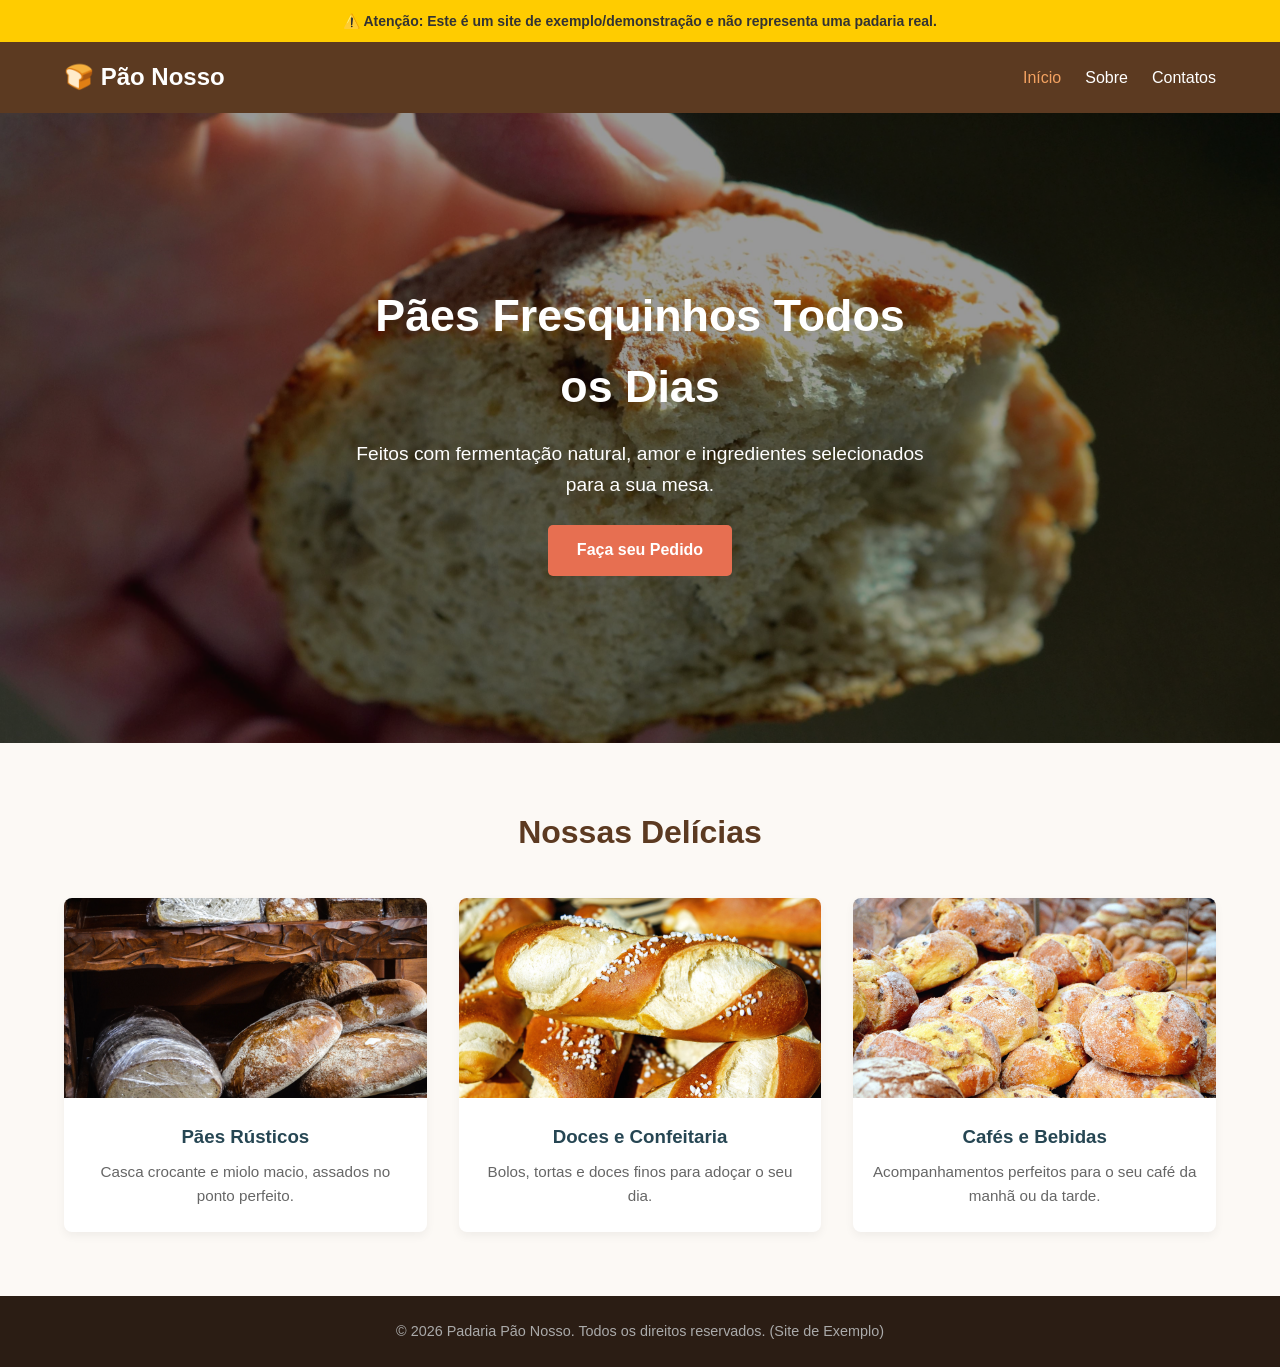
<file: index.html>
<!DOCTYPE html>
<html lang="pt-BR">
<head>
    <meta charset="UTF-8">
    <meta name="viewport" content="width=device-width, initial-scale=1.0">
    <title>Padaria Artesanal - Sabor e Tradição</title>
    <link rel="stylesheet" href="css/style.css">
</head>
<body>
    <!-- Aviso de Site de Exemplo -->
    <div style="background-color: #ffcc00; color: #333; text-align: center; padding: 10px; font-weight: bold; font-family: sans-serif; font-size: 14px;">
        ⚠️ Atenção: Este é um site de exemplo/demonstração e não representa uma padaria real.
    </div>

    <!-- Cabeçalho e Navegação -->
    <header>
        <div class="logo">🍞 Pão Nosso</div>
        <nav>
            <ul>
                <li><a href="index.html" class="active">Início</a></li>
                <li><a href="paginas/sobre.html">Sobre</a></li>
                <li><a href="paginas/contatos.html">Contatos</a></li>
            </ul>
        </nav>
    </header>

    <!-- Seção Principal (Hero) -->
    <section class="hero" style="background-image: url('img/pixnio-3781x2720.jpeg');">
        <div class="hero-content">
            <h1>Pães Fresquinhos Todos os Dias</h1>
            <p>Feitos com fermentação natural, amor e ingredientes selecionados para a sua mesa.</p>
            <a href="paginas/contatos.html" class="btn">Faça seu Pedido</a>
        </div>
    </section>

    <!-- Seção de Destaques / Produtos -->
    <section class="produtos">
        <h2>Nossas Delícias</h2>
        <div class="cards-grid">
            <div class="card">
                <img src="img/pixnio-4288x2840.jpeg" alt="Pão Artesanal">
                <h3>Pães Rústicos</h3>
                <p>Casca crocante e miolo macio, assados no ponto perfeito.</p>
            </div>
            <div class="card">
                <img src="img/pixnio-4651x3080.jpeg" alt="Doces e Salgados">
                <h3>Doces e Confeitaria</h3>
                <p>Bolos, tortas e doces finos para adoçar o seu dia.</p>
            </div>
            <div class="card">
                <img src="img/pixnio-5182x3182.jpeg" alt="Café Especial">
                <h3>Cafés e Bebidas</h3>
                <p>Acompanhamentos perfeitos para o seu café da manhã ou da tarde.</p>
            </div>
        </div>
    </section>

    <!-- Rodapé -->
    <footer>
        <p>&copy; 2026 Padaria Pão Nosso. Todos os direitos reservados. (Site de Exemplo)</p>
    </footer>

    <script src="js/script.js"></script>
</body>
</html>
</file>
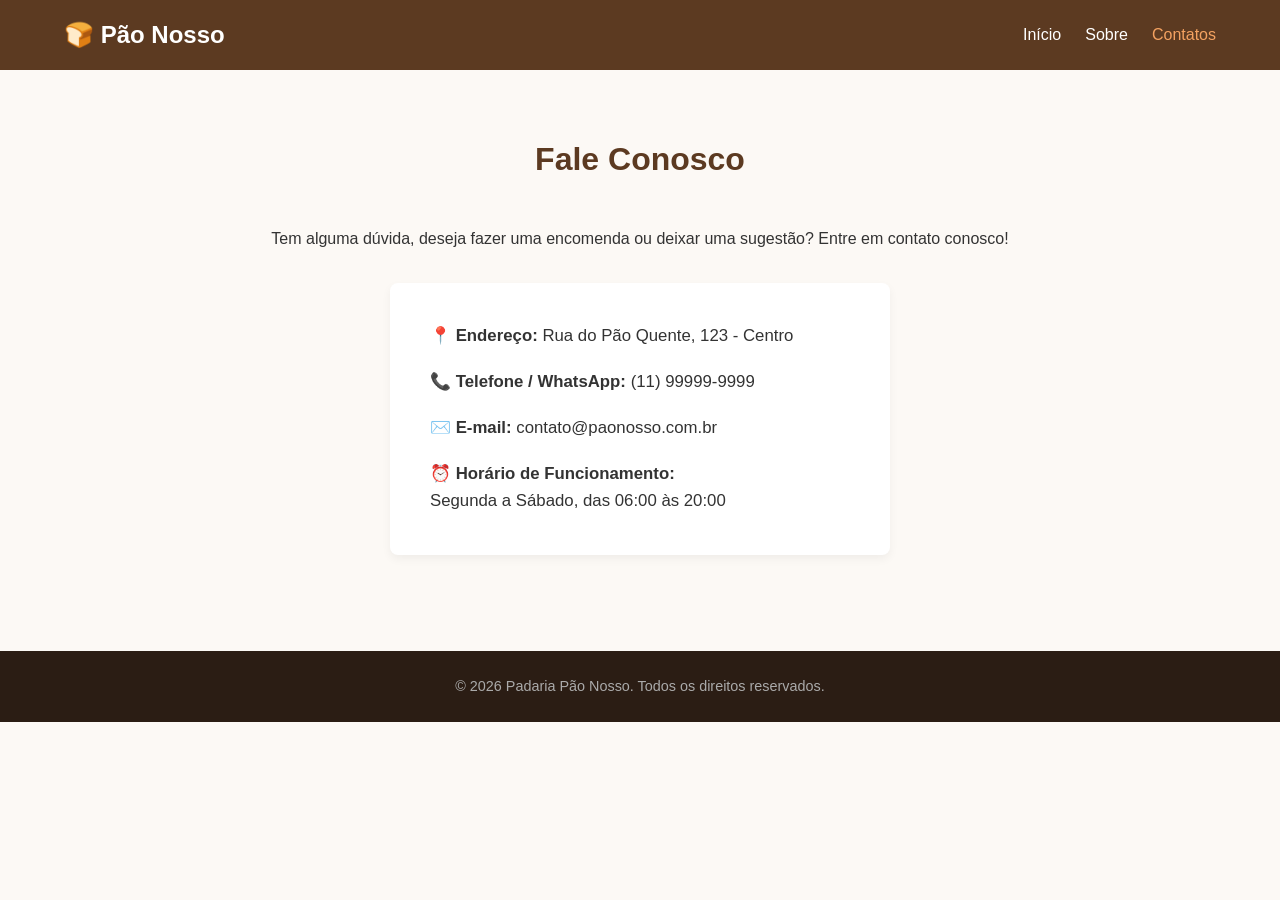
<file: paginas/contatos.html>
<!DOCTYPE html>
<html lang="pt-BR">
<head>
    <meta charset="UTF-8">
    <meta name="viewport" content="width=device-width, initial-scale=1.0">
    <title>Contatos - Padaria Pão Nosso</title>
    <link rel="stylesheet" href="../css/style.css">
</head>
<body>
    <!-- Cabeçalho e Navegação -->
    <header>
        <div class="logo">🍞 Pão Nosso</div>
        <nav>
            <ul>
                <li><a href="../index.html">Início</a></li>
                <li><a href="sobre.html">Sobre</a></li>
                <li><a href="contatos.html" class="active">Contatos</a></li>
            </ul>
        </nav>
    </header>

    <!-- Seção de Contatos -->
    <section class="produtos">
        <h2>Fale Conosco</h2>
        <p>Tem alguma dúvida, deseja fazer uma encomenda ou deixar uma sugestão? Entre em contato conosco!</p>

        <div style="max-width: 500px; margin: 2rem auto; text-align: left; background: #fff; padding: 2.5rem; border-radius: 8px; box-shadow: 0 4px 10px rgba(0,0,0,0.05);">
            <p style="margin-bottom: 1.2rem; font-size: 1.05rem;"><strong>📍 Endereço:</strong> Rua do Pão Quente, 123 - Centro</p>
            <p style="margin-bottom: 1.2rem; font-size: 1.05rem;"><strong>📞 Telefone / WhatsApp:</strong> (11) 99999-9999</p>
            <p style="margin-bottom: 1.2rem; font-size: 1.05rem;"><strong>✉️ E-mail:</strong> contato@paonosso.com.br</p>
            <p style="font-size: 1.05rem;"><strong>⏰ Horário de Funcionamento:</strong><br>Segunda a Sábado, das 06:00 às 20:00</p>
        </div>
    </section>

    <!-- Rodapé -->
    <footer>
        <p>&copy; 2026 Padaria Pão Nosso. Todos os direitos reservados.</p>
    </footer>
</body>
</html>
</file>
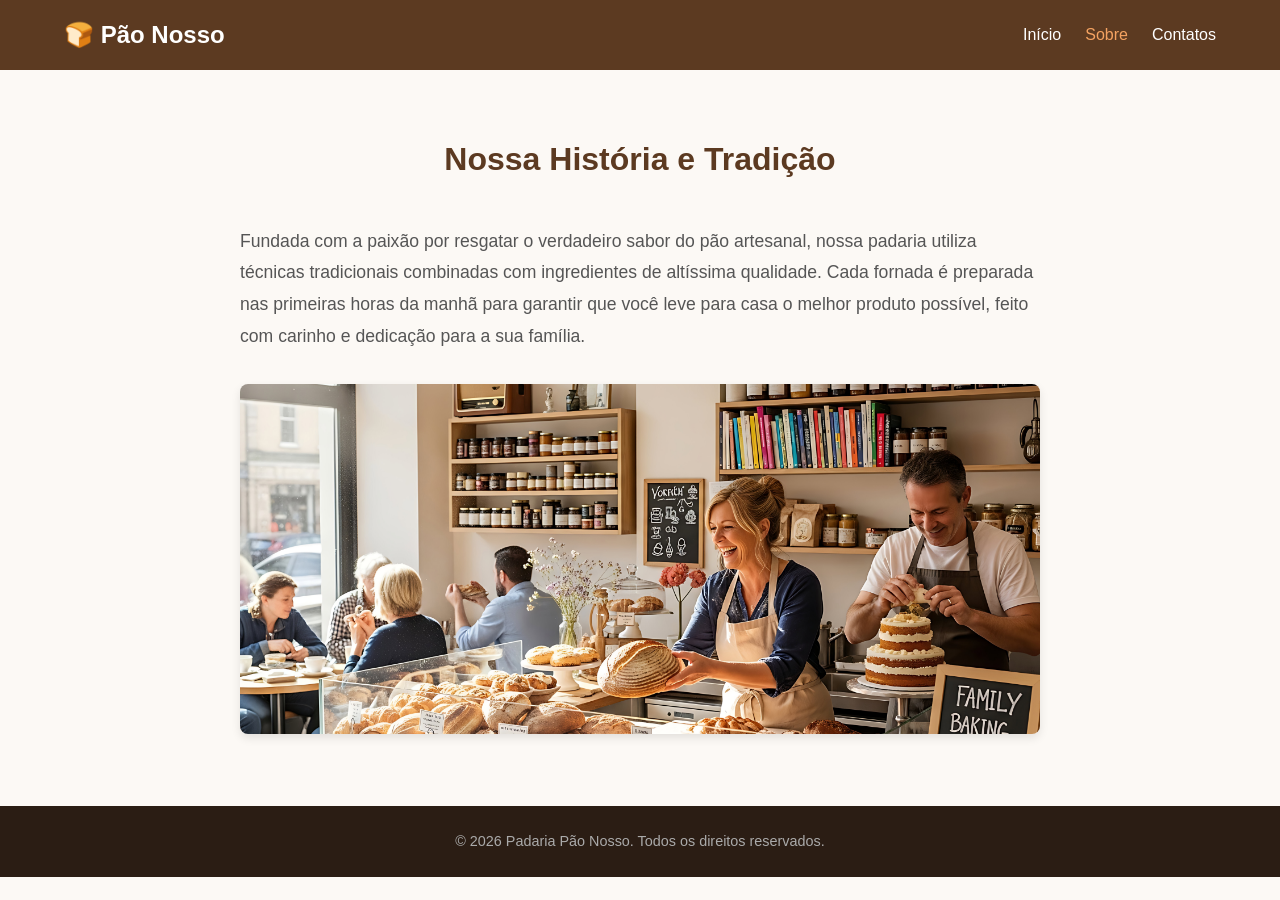
<file: paginas/sobre.html>
<!DOCTYPE html>
<html lang="pt-BR">
<head>
    <meta charset="UTF-8">
    <meta name="viewport" content="width=device-width, initial-scale=1.0">
    <title>Sobre Nós - Padaria Pão Nosso</title>
    <link rel="stylesheet" href="../css/style.css">
</head>
<body>
    <!-- Cabeçalho e Navegação -->
    <header>
        <div class="logo">🍞 Pão Nosso</div>
        <nav>
            <ul>
                <li><a href="../index.html">Início</a></li>
                <li><a href="sobre.html" class="active">Sobre</a></li>
                <li><a href="contatos.html">Contatos</a></li>
            </ul>
        </nav>
    </header>

    <!-- Seção Sobre / História -->
    <section class="produtos">
        <h2>Nossa História e Tradição</h2>
        <p style="max-width: 800px; margin: 0 auto 2rem auto; text-align: left; font-size: 1.1rem; color: #555; line-height: 1.8;">
            Fundada com a paixão por resgatar o verdadeiro sabor do pão artesanal, nossa padaria utiliza técnicas tradicionais combinadas com ingredientes de altíssima qualidade. Cada fornada é preparada nas primeiras horas da manhã para garantir que você leve para casa o melhor produto possível, feito com carinho e dedicação para a sua família.
        </p>

        <div style="max-width: 800px; margin: 0 auto;">
            <img src="../img/pixnio-5632x3072.jpeg" alt="Interior da Padaria" style="width: 100%; height: 350px; object-fit: cover; border-radius: 8px; box-shadow: 0 4px 10px rgba(0,0,0,0.1);">
        </div>
    </section>

    <!-- Rodapé -->
    <footer>
        <p>&copy; 2026 Padaria Pão Nosso. Todos os direitos reservados.</p>
    </footer>
</body>
</html>
</file>
<file: css/style.css>
/* Configurações Globais */
* {
    margin: 0;
    padding: 0;
    box-sizing: border-box;
    font-family: 'Segoe UI', Tahoma, Geneva, Verdana, sans-serif;
}

body {
    background-color: #fcf9f5;
    color: #333;
    line-height: 1.6;
}

/* Cabeçalho e Navegação */
header {
    background-color: #5c3a21;
    color: #fff;
    display: flex;
    justify-content: space-between;
    align-items: center;
    padding: 1rem 5%;
    position: sticky;
    top: 0;
    z-index: 1000;
}

header .logo {
    font-size: 1.5rem;
    font-weight: bold;
}

header nav ul {
    list-style: none;
    display: flex;
    gap: 1.5rem;
}

header nav ul li a {
    color: #fff;
    text-decoration: none;
    font-weight: 500;
    transition: color 0.3s;
}

header nav ul li a:hover,
header nav ul li a.active {
    color: #f4a261;
}

/* Seção Principal (Hero) */
.hero {
    height: 70vh;
    background-size: cover;
    background-position: center;
    display: flex;
    align-items: center;
    justify-content: center;
    text-align: center;
    color: #fff;
    position: relative;
}

.hero::after {
    content: '';
    position: absolute;
    top: 0;
    left: 0;
    width: 100%;
    height: 100%;
    background: rgba(0, 0, 0, 0.4);
}

.hero-content {
    position: relative;
    z-index: 1;
    max-width: 600px;
    padding: 0 1rem;
}

.hero-content h1 {
    font-size: 2.8rem;
    margin-bottom: 1rem;
}

.hero-content p {
    font-size: 1.2rem;
    margin-bottom: 1.5rem;
}

.btn {
    display: inline-block;
    background-color: #e76f51;
    color: #fff;
    padding: 0.8rem 1.8rem;
    border-radius: 5px;
    text-decoration: none;
    font-weight: bold;
    transition: background 0.3s;
}

.btn:hover {
    background-color: #d65f40;
}

/* Seção de Produtos / Destaques */
.produtos {
    padding: 4rem 5%;
    text-align: center;
}

.produtos h2 {
    font-size: 2rem;
    margin-bottom: 2.5rem;
    color: #5c3a21;
}

.cards-grid {
    display: grid;
    grid-template-columns: repeat(auto-fit, minmax(280px, 1fr));
    gap: 2rem;
}

.card {
    background: #fff;
    border-radius: 8px;
    overflow: hidden;
    box-shadow: 0 4px 10px rgba(0,0,0,0.05);
    transition: transform 0.3s;
}

.card:hover {
    transform: translateY(-5px);
}

.card img {
    width: 100%;
    height: 200px;
    object-fit: cover;
}

.card h3 {
    margin: 1rem 0 0.5rem;
    color: #264653;
}

.card p {
    padding: 0 1rem 1.5rem;
    color: #666;
    font-size: 0.95rem;
}

/* Rodapé */
footer {
    background-color: #2b1d14;
    color: #aaa;
    text-align: center;
    padding: 1.5rem;
    font-size: 0.9rem;
}
</file>
